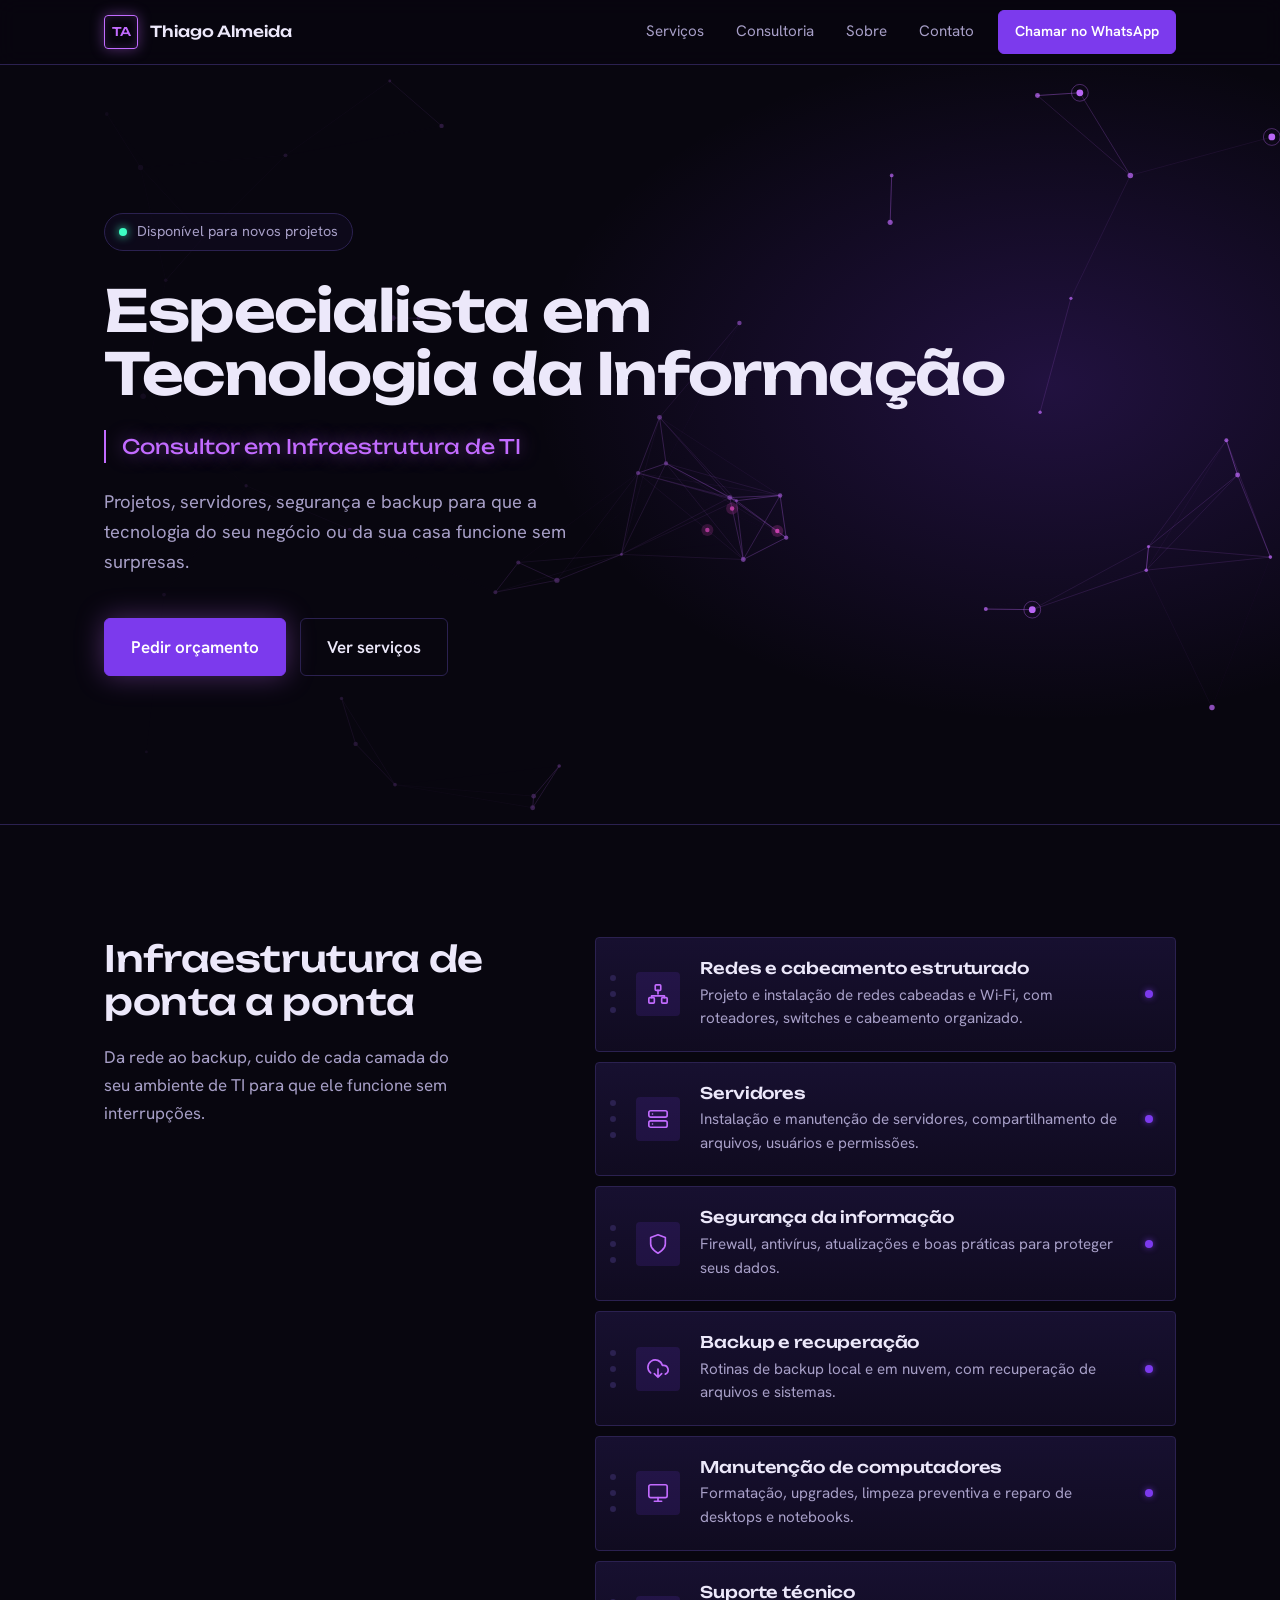
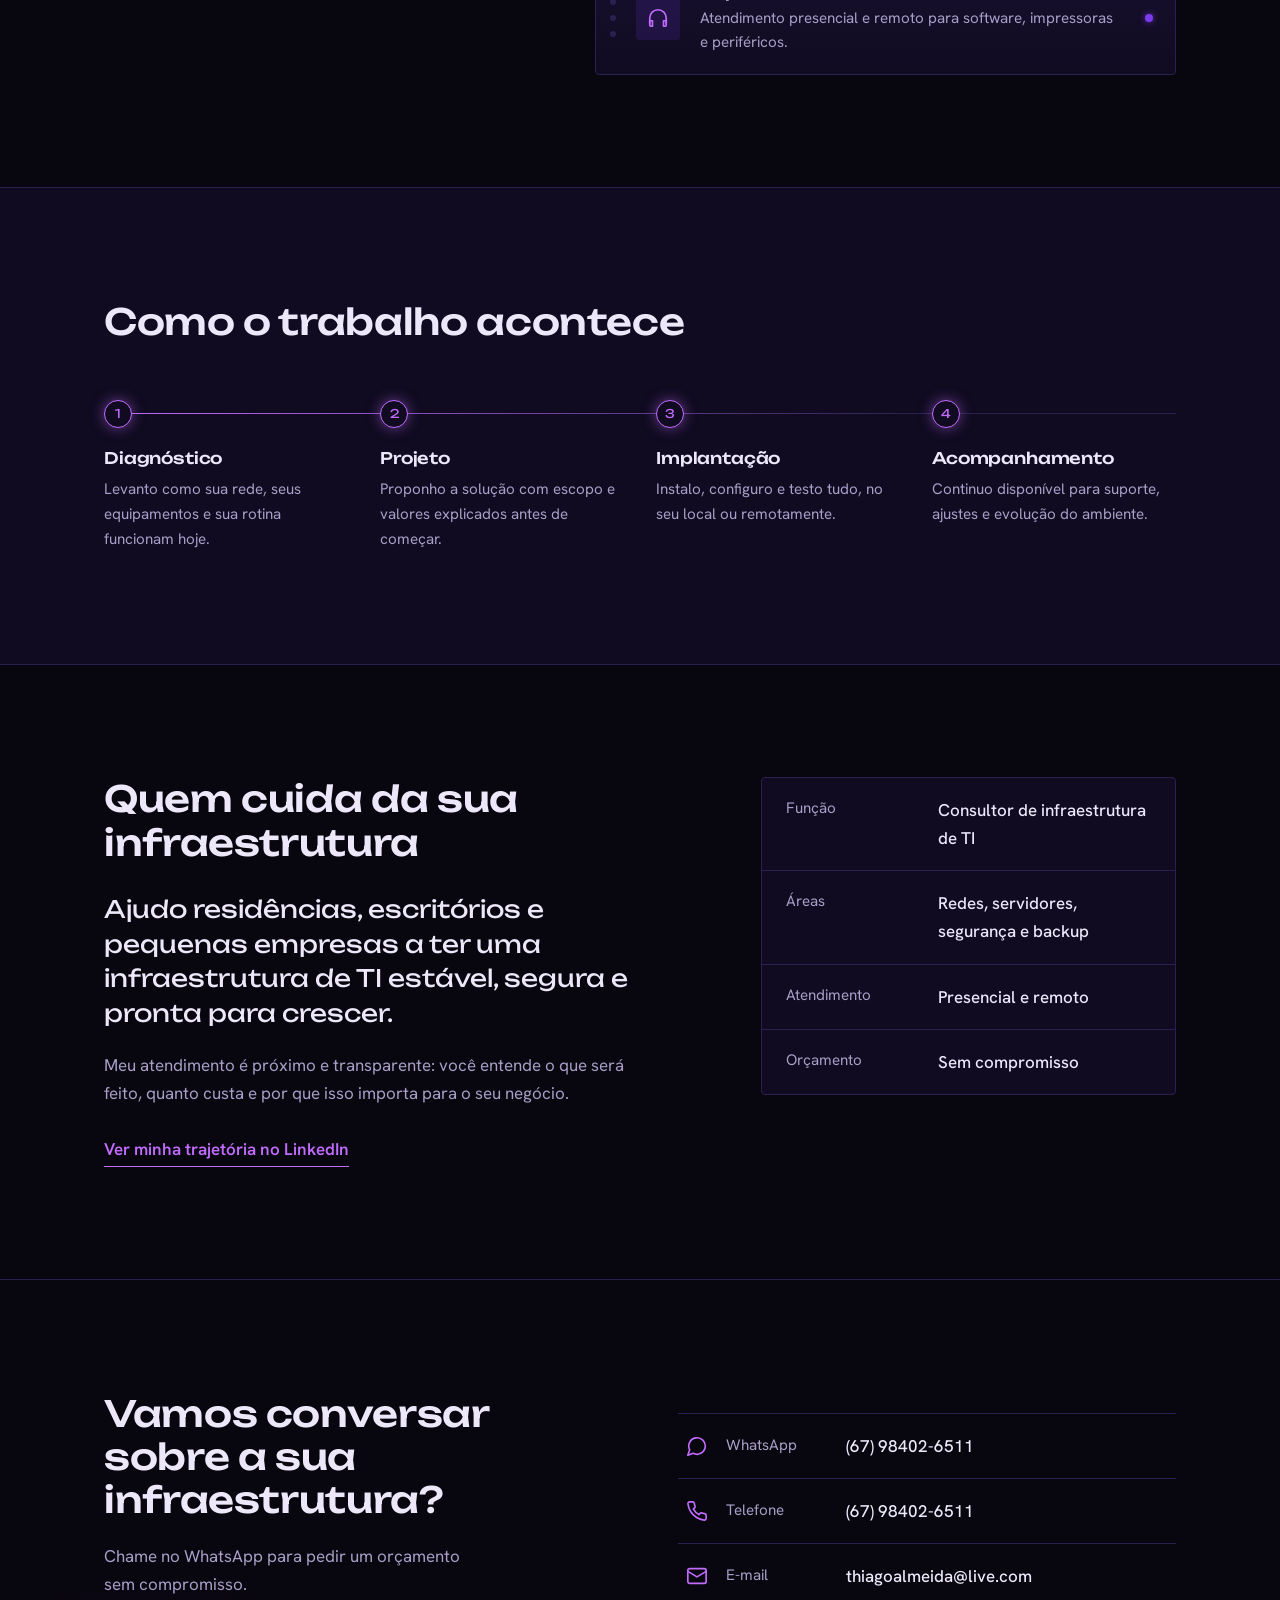
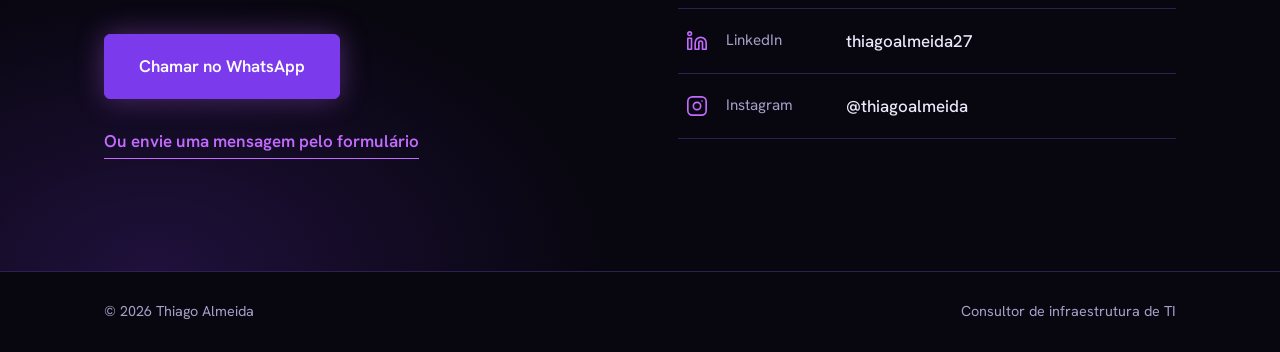
<file: index.html>
<!DOCTYPE html>
<html lang="pt-BR">
<head>
    <meta charset="UTF-8">
    <meta name="viewport" content="width=device-width, initial-scale=1.0">
    <meta name="theme-color" content="#08060f">
    <title>Thiago Almeida | Consultor de Infraestrutura de TI</title>
    <meta name="description" content="Thiago Almeida, especialista em tecnologia da informação e consultor de infraestrutura de TI. Redes, servidores, segurança e backup.">
    <link rel="preconnect" href="https://fonts.googleapis.com">
    <link rel="preconnect" href="https://fonts.gstatic.com" crossorigin>
    <link href="https://fonts.googleapis.com/css2?family=Hanken+Grotesk:wght@400;500;600&family=Unbounded:wght@400;500;600&display=swap" rel="stylesheet">
    <link rel="stylesheet" href="css/style.css">
</head>
<body>

    <header class="topo">
        <div class="largura topo-barra">
            <a href="#inicio" class="marca">
                <span class="marca-sigla">TA</span>
                <span>Thiago Almeida</span>
            </a>
            <nav class="menu" aria-label="Principal">
                <a href="#servicos">Serviços</a>
                <a href="#metodo">Consultoria</a>
                <a href="#sobre">Sobre</a>
                <a href="contato.html">Contato</a>
            </nav>
            <a class="btn btn-pequeno" href="https://wa.me/5567984026511?text=Ol%C3%A1%2C%20Thiago!%20Vi%20seu%20site%20e%20gostaria%20de%20conversar%20sobre%20infraestrutura%20de%20TI." target="_blank" rel="noopener">Chamar no WhatsApp</a>
        </div>
    </header>

    <main>
        <section class="hero" id="inicio">
            <canvas id="rede" aria-hidden="true"></canvas>
            <div class="largura hero-conteudo">
                <p class="hero-status"><span class="ponto" aria-hidden="true"></span>Disponível para novos projetos</p>
                <h1>Especialista em Tecnologia da Informação</h1>
                <p class="hero-cargo">Consultor em Infraestrutura de TI</p>
                <p class="hero-texto">Projetos, servidores, segurança e backup para que a tecnologia do seu negócio ou da sua casa funcione sem surpresas.</p>
                <div class="hero-acoes">
                    <a class="btn" href="https://wa.me/5567984026511?text=Ol%C3%A1%2C%20Thiago!%20Vi%20seu%20site%20e%20gostaria%20de%20pedir%20um%20or%C3%A7amento." target="_blank" rel="noopener">Pedir orçamento</a>
                    <a class="btn btn-contorno" href="#servicos">Ver serviços</a>
                </div>
            </div>
        </section>

        <section class="secao" id="servicos">
            <div class="largura servicos-grade">
                <div class="servicos-intro">
                    <h2>Infraestrutura de ponta a ponta</h2>
                    <p>Da rede ao backup, cuido de cada camada do seu ambiente de TI para que ele funcione sem interrupções.</p>
                </div>

                <ul class="rack">
                    <li class="unidade">
                        <span class="unidade-icone">
                            <svg viewBox="0 0 24 24" fill="none" stroke="currentColor" stroke-width="1.8" stroke-linecap="round" stroke-linejoin="round" aria-hidden="true"><rect x="9" y="2" width="6" height="6" rx="1"/><rect x="2" y="16" width="6" height="6" rx="1"/><rect x="16" y="16" width="6" height="6" rx="1"/><path d="M12 8v4M5 16v-2h14v2"/></svg>
                        </span>
                        <div>
                            <h3>Redes e cabeamento estruturado</h3>
                            <p>Projeto e instalação de redes cabeadas e Wi-Fi, com roteadores, switches e cabeamento organizado.</p>
                        </div>
                        <span class="led" aria-hidden="true"></span>
                    </li>
                    <li class="unidade">
                        <span class="unidade-icone">
                            <svg viewBox="0 0 24 24" fill="none" stroke="currentColor" stroke-width="1.8" stroke-linecap="round" stroke-linejoin="round" aria-hidden="true"><rect x="2" y="3" width="20" height="7" rx="2"/><rect x="2" y="14" width="20" height="7" rx="2"/><path d="M6 6.5h.01M6 17.5h.01"/></svg>
                        </span>
                        <div>
                            <h3>Servidores</h3>
                            <p>Instalação e manutenção de servidores, compartilhamento de arquivos, usuários e permissões.</p>
                        </div>
                        <span class="led" aria-hidden="true"></span>
                    </li>
                    <li class="unidade">
                        <span class="unidade-icone">
                            <svg viewBox="0 0 24 24" fill="none" stroke="currentColor" stroke-width="1.8" stroke-linecap="round" stroke-linejoin="round" aria-hidden="true"><path d="M12 22s8-4 8-10V5l-8-3-8 3v7c0 6 8 10 8 10z"/></svg>
                        </span>
                        <div>
                            <h3>Segurança da informação</h3>
                            <p>Firewall, antivírus, atualizações e boas práticas para proteger seus dados.</p>
                        </div>
                        <span class="led" aria-hidden="true"></span>
                    </li>
                    <li class="unidade">
                        <span class="unidade-icone">
                            <svg viewBox="0 0 24 24" fill="none" stroke="currentColor" stroke-width="1.8" stroke-linecap="round" stroke-linejoin="round" aria-hidden="true"><path d="M20 17.6A5 5 0 0 0 18 8h-1.26A8 8 0 1 0 4 16.3"/><path d="M12 12v9M8 17l4 4 4-4"/></svg>
                        </span>
                        <div>
                            <h3>Backup e recuperação</h3>
                            <p>Rotinas de backup local e em nuvem, com recuperação de arquivos e sistemas.</p>
                        </div>
                        <span class="led" aria-hidden="true"></span>
                    </li>
                    <li class="unidade">
                        <span class="unidade-icone">
                            <svg viewBox="0 0 24 24" fill="none" stroke="currentColor" stroke-width="1.8" stroke-linecap="round" stroke-linejoin="round" aria-hidden="true"><rect x="2" y="3" width="20" height="14" rx="2"/><path d="M8 21h8M12 17v4"/></svg>
                        </span>
                        <div>
                            <h3>Manutenção de computadores</h3>
                            <p>Formatação, upgrades, limpeza preventiva e reparo de desktops e notebooks.</p>
                        </div>
                        <span class="led" aria-hidden="true"></span>
                    </li>
                    <li class="unidade">
                        <span class="unidade-icone">
                            <svg viewBox="0 0 24 24" fill="none" stroke="currentColor" stroke-width="1.8" stroke-linecap="round" stroke-linejoin="round" aria-hidden="true"><path d="M3 18v-6a9 9 0 0 1 18 0v6"/><path d="M21 19a2 2 0 0 1-2 2h-1v-6h3zM3 19a2 2 0 0 0 2 2h1v-6H3z"/></svg>
                        </span>
                        <div>
                            <h3>Suporte técnico</h3>
                            <p>Atendimento presencial e remoto para software, impressoras e periféricos.</p>
                        </div>
                        <span class="led" aria-hidden="true"></span>
                    </li>
                </ul>
            </div>
        </section>

        <section class="secao secao-faixa" id="metodo">
            <div class="largura">
                <h2>Como o trabalho acontece</h2>
                <ol class="trilha">
                    <li class="passo">
                        <h3>Diagnóstico</h3>
                        <p>Levanto como sua rede, seus equipamentos e sua rotina funcionam hoje.</p>
                    </li>
                    <li class="passo">
                        <h3>Projeto</h3>
                        <p>Proponho a solução com escopo e valores explicados antes de começar.</p>
                    </li>
                    <li class="passo">
                        <h3>Implantação</h3>
                        <p>Instalo, configuro e testo tudo, no seu local ou remotamente.</p>
                    </li>
                    <li class="passo">
                        <h3>Acompanhamento</h3>
                        <p>Continuo disponível para suporte, ajustes e evolução do ambiente.</p>
                    </li>
                </ol>
            </div>
        </section>

        <section class="secao" id="sobre">
            <div class="largura sobre-grade">
                <div class="sobre-texto">
                    <h2>Quem cuida da sua infraestrutura</h2>
                    <p class="sobre-destaque">Ajudo residências, escritórios e pequenas empresas a ter uma infraestrutura de TI estável, segura e pronta para crescer.</p>
                    <p>Meu atendimento é próximo e transparente: você entende o que será feito, quanto custa e por que isso importa para o seu negócio.</p>
                    <a class="link-seta" href="https://www.linkedin.com/in/thiagoalmeida27/" target="_blank" rel="noopener">Ver minha trajetória no LinkedIn</a>
                </div>

                <dl class="ficha">
                    <div class="ficha-linha">
                        <dt>Função</dt>
                        <dd>Consultor de infraestrutura de TI</dd>
                    </div>
                    <div class="ficha-linha">
                        <dt>Áreas</dt>
                        <dd>Redes, servidores, segurança e backup</dd>
                    </div>
                    <div class="ficha-linha">
                        <dt>Atendimento</dt>
                        <dd>Presencial e remoto</dd>
                    </div>
                    <div class="ficha-linha">
                        <dt>Orçamento</dt>
                        <dd>Sem compromisso</dd>
                    </div>
                </dl>
            </div>
        </section>

        <section class="secao secao-contato" id="contato">
            <div class="largura contato-grade">
                <div>
                    <h2>Vamos conversar sobre a sua infraestrutura?</h2>
                    <p class="contato-texto">Chame no WhatsApp para pedir um orçamento sem compromisso.</p>
                    <a class="btn btn-grande" href="https://wa.me/5567984026511?text=Ol%C3%A1%2C%20Thiago!%20Vi%20seu%20site%20e%20gostaria%20de%20conversar%20sobre%20infraestrutura%20de%20TI." target="_blank" rel="noopener">Chamar no WhatsApp</a>
                    <a class="link-seta" href="contato.html">Ou envie uma mensagem pelo formulário</a>
                </div>

                <ul class="canais">
                    <li>
                        <a href="https://wa.me/5567984026511" target="_blank" rel="noopener">
                            <svg viewBox="0 0 24 24" fill="none" stroke="currentColor" stroke-width="1.8" stroke-linecap="round" stroke-linejoin="round" aria-hidden="true"><path d="M7.9 20A9 9 0 1 0 4 16.1L2 22Z"/></svg>
                            <span class="canal-nome">WhatsApp</span>
                            <span class="canal-valor">(67) 98402-6511</span>
                        </a>
                    </li>
                    <li>
                        <a href="tel:+5567984026511">
                            <svg viewBox="0 0 24 24" fill="none" stroke="currentColor" stroke-width="1.8" stroke-linecap="round" stroke-linejoin="round" aria-hidden="true"><path d="M22 16.92v3a2 2 0 0 1-2.18 2 19.8 19.8 0 0 1-8.63-3.07 19.5 19.5 0 0 1-6-6 19.8 19.8 0 0 1-3.07-8.67A2 2 0 0 1 4.11 2h3a2 2 0 0 1 2 1.72c.13.96.36 1.9.7 2.81a2 2 0 0 1-.45 2.11L8.09 9.91a16 16 0 0 0 6 6l1.27-1.27a2 2 0 0 1 2.11-.45c.91.34 1.85.57 2.81.7A2 2 0 0 1 22 16.92z"/></svg>
                            <span class="canal-nome">Telefone</span>
                            <span class="canal-valor">(67) 98402-6511</span>
                        </a>
                    </li>
                    <li>
                        <a href="mailto:thiagoalmeida@live.com">
                            <svg viewBox="0 0 24 24" fill="none" stroke="currentColor" stroke-width="1.8" stroke-linecap="round" stroke-linejoin="round" aria-hidden="true"><rect x="2" y="4" width="20" height="16" rx="2"/><path d="m22 7-10 6L2 7"/></svg>
                            <span class="canal-nome">E-mail</span>
                            <span class="canal-valor">thiagoalmeida@live.com</span>
                        </a>
                    </li>
                    <li>
                        <a href="https://www.linkedin.com/in/thiagoalmeida27/" target="_blank" rel="noopener">
                            <svg viewBox="0 0 24 24" fill="none" stroke="currentColor" stroke-width="1.8" stroke-linecap="round" stroke-linejoin="round" aria-hidden="true"><path d="M16 8a6 6 0 0 1 6 6v7h-4v-7a2 2 0 0 0-4 0v7h-4v-7a6 6 0 0 1 6-6z"/><rect x="2" y="9" width="4" height="12"/><circle cx="4" cy="4" r="2"/></svg>
                            <span class="canal-nome">LinkedIn</span>
                            <span class="canal-valor">thiagoalmeida27</span>
                        </a>
                    </li>
                    <li>
                        <a href="https://instagram.com/thiagoalmeida" target="_blank" rel="noopener">
                            <svg viewBox="0 0 24 24" fill="none" stroke="currentColor" stroke-width="1.8" stroke-linecap="round" stroke-linejoin="round" aria-hidden="true"><rect x="2" y="2" width="20" height="20" rx="5"/><circle cx="12" cy="12" r="4"/><path d="M17.5 6.5h.01"/></svg>
                            <span class="canal-nome">Instagram</span>
                            <span class="canal-valor">@thiagoalmeida</span>
                        </a>
                    </li>
                </ul>
            </div>
        </section>
    </main>

    <footer class="rodape">
        <div class="largura rodape-barra">
            <span>&copy; <span id="ano"></span> Thiago Almeida</span>
            <span>Consultor de infraestrutura de TI</span>
        </div>
    </footer>

    <script src="js/script.js"></script>
</body>
</html>
</file>
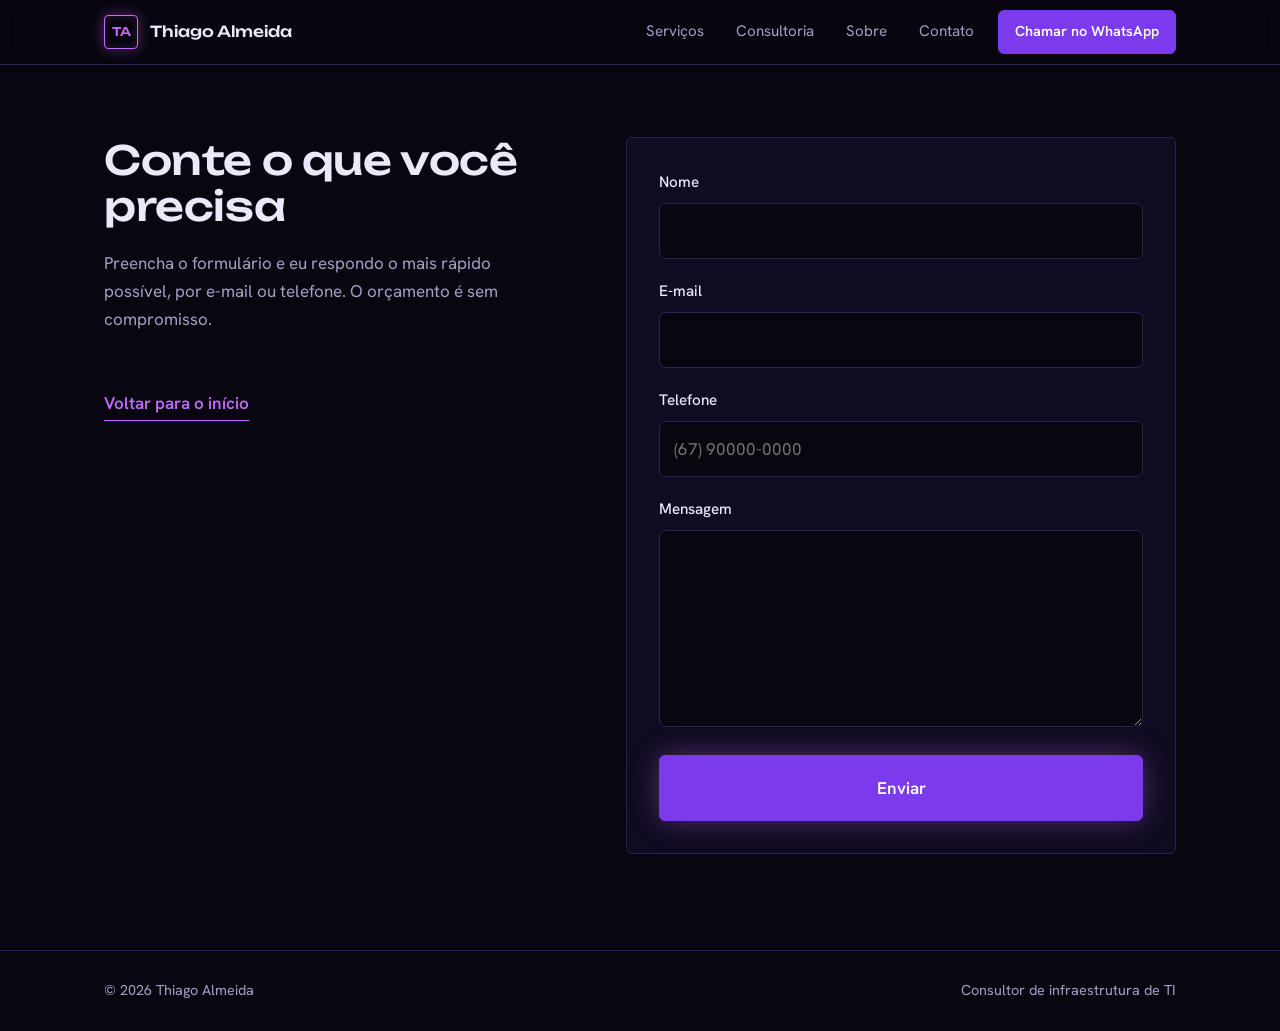
<file: contato.html>
<!DOCTYPE html>
<html lang="pt-BR">
<head>
    <meta charset="UTF-8">
    <meta name="viewport" content="width=device-width, initial-scale=1.0">
    <meta name="theme-color" content="#08060f">
    <title>Fale comigo | Thiago Almeida</title>
    <meta name="description" content="Envie uma mensagem para Thiago Almeida, consultor de infraestrutura de TI. Informe nome, e-mail, telefone e conte o que você precisa.">
    <link rel="preconnect" href="https://fonts.googleapis.com">
    <link rel="preconnect" href="https://fonts.gstatic.com" crossorigin>
    <link href="https://fonts.googleapis.com/css2?family=Hanken+Grotesk:wght@400;500;600&family=Unbounded:wght@400;500;600&display=swap" rel="stylesheet">
    <link rel="stylesheet" href="css/style.css">
</head>
<body>

    <header class="topo">
        <div class="largura topo-barra">
            <a href="index.html" class="marca">
                <span class="marca-sigla">TA</span>
                <span>Thiago Almeida</span>
            </a>
            <nav class="menu" aria-label="Principal">
                <a href="index.html#servicos">Serviços</a>
                <a href="index.html#metodo">Consultoria</a>
                <a href="index.html#sobre">Sobre</a>
                <a href="contato.html" aria-current="page">Contato</a>
            </nav>
            <a class="btn btn-pequeno" href="https://wa.me/5567984026511?text=Ol%C3%A1%2C%20Thiago!%20Vi%20seu%20site%20e%20gostaria%20de%20conversar%20sobre%20infraestrutura%20de%20TI." target="_blank" rel="noopener">Chamar no WhatsApp</a>
        </div>
    </header>

    <main>
        <section class="secao pagina-contato">
            <div class="largura formulario-grade">
                <div class="formulario-intro">
                    <h1 class="titulo-pagina">Conte o que você precisa</h1>
                    <p>Preencha o formulário e eu respondo o mais rápido possível, por e-mail ou telefone. O orçamento é sem compromisso.</p>
                    <a class="link-seta" href="index.html">Voltar para o início</a>
                </div>

                <form class="formulario" id="form-contato" action="enviar.php" method="post" novalidate>
                    <div class="campo">
                        <label for="nome">Nome</label>
                        <input type="text" id="nome" name="nome" autocomplete="name" maxlength="100" required aria-describedby="erro-nome">
                        <p class="campo-erro" id="erro-nome" role="alert"></p>
                    </div>

                    <div class="campo">
                        <label for="email">E-mail</label>
                        <input type="email" id="email" name="email" autocomplete="email" maxlength="150" required aria-describedby="erro-email">
                        <p class="campo-erro" id="erro-email" role="alert"></p>
                    </div>

                    <div class="campo">
                        <label for="telefone">Telefone</label>
                        <input type="tel" id="telefone" name="telefone" autocomplete="tel" inputmode="tel" placeholder="(67) 90000-0000" maxlength="20" required aria-describedby="erro-telefone">
                        <p class="campo-erro" id="erro-telefone" role="alert"></p>
                    </div>

                    <div class="campo">
                        <label for="mensagem">Mensagem</label>
                        <textarea id="mensagem" name="mensagem" rows="6" maxlength="2000" required aria-describedby="erro-mensagem"></textarea>
                        <p class="campo-erro" id="erro-mensagem" role="alert"></p>
                    </div>

                    <div class="campo-isca" aria-hidden="true">
                        <label for="site">Não preencha este campo</label>
                        <input type="text" id="site" name="site" tabindex="-1" autocomplete="off">
                    </div>

                    <button class="btn btn-grande" type="submit" id="btn-enviar">Enviar</button>
                    <p class="form-status" id="form-status" role="status" aria-live="polite"></p>
                </form>
            </div>
        </section>
    </main>

    <footer class="rodape">
        <div class="largura rodape-barra">
            <span>&copy; <span id="ano"></span> Thiago Almeida</span>
            <span>Consultor de infraestrutura de TI</span>
        </div>
    </footer>

    <script src="js/script.js"></script>
    <script src="js/contato.js"></script>
</body>
</html>
</file>
<file: css/style.css>
:root {
    --fundo: #08060f;
    --superficie: #100b20;
    --superficie-2: #171030;
    --linha: #2b2150;
    --texto: #ece8fa;
    --texto-suave: #a79fc7;
    --roxo: #7c3aed;
    --roxo-vivo: #8b5cf6;
    --neon: #c26bff;
    --magenta: #ff4fd8;
    --sinal: #3dffc4;
    --raio: 6px;
    --fonte-titulo: "Unbounded", system-ui, sans-serif;
    --fonte-corpo: "Hanken Grotesk", system-ui, -apple-system, "Segoe UI", sans-serif;
}

*, *::before, *::after { box-sizing: border-box; margin: 0; padding: 0; }

html {
    background: var(--fundo);
    color-scheme: dark;
}

@media (prefers-reduced-motion: no-preference) {
    html { scroll-behavior: smooth; }
}

[id] { scroll-margin-top: 72px; }

body {
    font-family: var(--fonte-corpo);
    font-size: 1.0625rem;
    line-height: 1.65;
    color: var(--texto);
    background: var(--fundo);
    -webkit-font-smoothing: antialiased;
}

a { color: inherit; text-decoration: none; }

ul, ol { list-style: none; }

:focus-visible {
    outline: 2px solid var(--neon);
    outline-offset: 3px;
}

h1, h2, h3 {
    font-family: var(--fonte-titulo);
    font-weight: 500;
    letter-spacing: -0.01em;
}

h2 {
    font-size: clamp(1.5rem, 3vw, 2.25rem);
    line-height: 1.2;
    max-width: 22ch;
}

h3 { font-size: 1rem; line-height: 1.35; }

.largura {
    width: 100%;
    max-width: 1120px;
    margin: 0 auto;
    padding: 0 24px;
}

/* Botões */
.btn {
    display: inline-flex;
    align-items: center;
    justify-content: center;
    padding: 14px 26px;
    border-radius: var(--raio);
    border: 1px solid var(--roxo);
    background: var(--roxo);
    color: #fff;
    font-weight: 600;
    box-shadow: 0 0 28px rgba(194, 107, 255, 0.35);
    transition: background 0.2s, box-shadow 0.2s, border-color 0.2s;
}

.btn:hover {
    background: var(--roxo-vivo);
    border-color: var(--neon);
    box-shadow: 0 0 36px rgba(194, 107, 255, 0.6);
}

.btn-contorno {
    background: transparent;
    border-color: var(--linha);
    color: var(--texto);
    box-shadow: none;
}

.btn-contorno:hover {
    background: transparent;
    border-color: var(--neon);
    box-shadow: none;
}

.btn-pequeno { padding: 9px 16px; font-size: 0.9rem; box-shadow: none; white-space: nowrap; }

.btn-grande { padding: 18px 34px; font-size: 1.05rem; }

/* Topo */
.topo {
    position: sticky;
    top: 0;
    z-index: 20;
    background: rgba(8, 6, 15, 0.82);
    backdrop-filter: blur(10px);
    border-bottom: 1px solid var(--linha);
}

.topo-barra {
    display: flex;
    align-items: center;
    justify-content: space-between;
    gap: 24px;
    height: 64px;
}

.marca {
    display: flex;
    align-items: center;
    gap: 12px;
    font-family: var(--fonte-titulo);
    font-size: 0.95rem;
    font-weight: 500;
    white-space: nowrap;
}

.marca-sigla {
    display: grid;
    place-items: center;
    width: 34px;
    height: 34px;
    border-radius: 4px;
    border: 1px solid var(--neon);
    color: var(--neon);
    font-size: 0.75rem;
    box-shadow: 0 0 14px rgba(194, 107, 255, 0.4), inset 0 0 10px rgba(194, 107, 255, 0.18);
}

.menu { display: flex; gap: 32px; margin-left: auto; }

.menu a {
    color: var(--texto-suave);
    font-size: 0.95rem;
    transition: color 0.2s;
}

.menu a:hover { color: var(--texto); }

/* Hero */
.hero {
    position: relative;
    display: grid;
    align-items: center;
    min-height: min(86vh, 760px);
    padding: 96px 0;
    overflow: hidden;
    background: radial-gradient(52rem 34rem at 82% 42%, rgba(124, 58, 237, 0.22), transparent 62%);
    border-bottom: 1px solid var(--linha);
}

#rede {
    position: absolute;
    inset: 0;
    width: 100%;
    height: 100%;
    -webkit-mask-image: linear-gradient(90deg, transparent 0%, rgba(0, 0, 0, 0.3) 38%, #000 72%);
    mask-image: linear-gradient(90deg, transparent 0%, rgba(0, 0, 0, 0.3) 38%, #000 72%);
}

.hero-conteudo { position: relative; }

.hero-status {
    display: inline-flex;
    align-items: center;
    gap: 10px;
    padding: 6px 14px;
    margin-bottom: 28px;
    border: 1px solid var(--linha);
    border-radius: 999px;
    background: rgba(16, 11, 32, 0.7);
    color: var(--texto-suave);
    font-size: 0.9rem;
}

.ponto {
    width: 8px;
    height: 8px;
    border-radius: 50%;
    background: var(--sinal);
    box-shadow: 0 0 10px var(--sinal);
}

.hero h1 {
    max-width: 17ch;
    font-size: clamp(2rem, 4.6vw, 3.6rem);
    font-weight: 600;
    line-height: 1.1;
    letter-spacing: -0.025em;
    text-wrap: balance;
}

.hero-cargo {
    margin-top: 24px;
    padding-left: 16px;
    border-left: 2px solid var(--neon);
    font-family: var(--fonte-titulo);
    font-size: clamp(1rem, 1.8vw, 1.25rem);
    color: var(--neon);
    text-shadow: 0 0 18px rgba(194, 107, 255, 0.55);
}

.hero-texto {
    max-width: 52ch;
    margin-top: 24px;
    color: var(--texto-suave);
    font-size: 1.15rem;
}

.hero-acoes {
    display: flex;
    flex-wrap: wrap;
    gap: 14px;
    margin-top: 40px;
}

/* Seções */
.secao { padding: clamp(4rem, 9vw, 7rem) 0; }

.secao-faixa {
    background: var(--superficie);
    border-block: 1px solid var(--linha);
}

/* Serviços */
.servicos-grade {
    display: grid;
    grid-template-columns: 5fr 7fr;
    gap: clamp(2rem, 6vw, 5rem);
    align-items: start;
}

.servicos-intro {
    position: sticky;
    top: 112px;
}

.servicos-intro p {
    margin-top: 20px;
    max-width: 36ch;
    color: var(--texto-suave);
}

.rack { display: grid; gap: 10px; }

.unidade {
    position: relative;
    display: grid;
    grid-template-columns: 44px 1fr;
    gap: 20px;
    align-items: center;
    padding: 20px 56px 20px 40px;
    border: 1px solid var(--linha);
    border-radius: 4px;
    background: linear-gradient(180deg, var(--superficie-2), var(--superficie));
    transition: border-color 0.25s;
}

.unidade::before {
    content: "";
    position: absolute;
    left: 14px;
    top: 50%;
    width: 6px;
    height: 6px;
    border-radius: 50%;
    background: var(--linha);
    box-shadow: 0 -16px 0 var(--linha), 0 16px 0 var(--linha);
    transform: translateY(-50%);
}

.unidade:hover { border-color: var(--roxo-vivo); }

.unidade-icone {
    display: grid;
    place-items: center;
    width: 44px;
    height: 44px;
    border-radius: 4px;
    background: rgba(124, 58, 237, 0.14);
    color: var(--neon);
}

.unidade-icone svg { width: 22px; height: 22px; }

.unidade h3 { margin-bottom: 4px; }

.unidade p {
    color: var(--texto-suave);
    font-size: 0.95rem;
    line-height: 1.55;
}

.led {
    position: absolute;
    right: 22px;
    top: 50%;
    width: 8px;
    height: 8px;
    border-radius: 50%;
    background: var(--roxo);
    box-shadow: 0 0 6px rgba(124, 58, 237, 0.7);
    transform: translateY(-50%);
    transition: background 0.25s, box-shadow 0.25s;
}

.unidade:hover .led {
    background: var(--neon);
    box-shadow: 0 0 12px var(--neon);
}

/* Método */
.trilha {
    position: relative;
    display: grid;
    grid-template-columns: repeat(4, 1fr);
    gap: 32px;
    margin-top: 56px;
    counter-reset: passo;
}

.trilha::before {
    content: "";
    position: absolute;
    top: 13px;
    left: 0;
    right: 0;
    height: 1px;
    background: linear-gradient(90deg, var(--neon), var(--linha) 75%);
}

.passo {
    position: relative;
    padding-top: 48px;
    counter-increment: passo;
}

.passo::before {
    content: counter(passo);
    position: absolute;
    top: 0;
    left: 0;
    display: grid;
    place-items: center;
    width: 28px;
    height: 28px;
    border-radius: 50%;
    border: 1.5px solid var(--neon);
    background: var(--superficie);
    color: var(--neon);
    font-family: var(--fonte-titulo);
    font-size: 0.75rem;
    box-shadow: 0 0 14px rgba(194, 107, 255, 0.5);
}

.passo h3 { margin-bottom: 8px; }

.passo p {
    max-width: 30ch;
    color: var(--texto-suave);
    font-size: 0.95rem;
}

/* Sobre */
.sobre-grade {
    display: grid;
    grid-template-columns: 7fr 5fr;
    gap: clamp(2rem, 6vw, 5rem);
    align-items: start;
}

.sobre-texto h2 { margin-bottom: 28px; }

.sobre-destaque {
    max-width: 30ch;
    margin-bottom: 20px;
    font-family: var(--fonte-titulo);
    font-size: clamp(1.15rem, 2vw, 1.5rem);
    line-height: 1.45;
    font-weight: 400;
}

.sobre-texto p:not(.sobre-destaque) {
    max-width: 52ch;
    color: var(--texto-suave);
}

.link-seta {
    display: inline-block;
    margin-top: 28px;
    padding-bottom: 3px;
    border-bottom: 1px solid var(--neon);
    color: var(--neon);
    font-weight: 600;
    transition: color 0.2s, border-color 0.2s;
}

.link-seta:hover { color: var(--texto); border-color: var(--texto); }

.ficha {
    border: 1px solid var(--linha);
    border-radius: 4px;
    background: var(--superficie);
}

.ficha-linha {
    display: grid;
    grid-template-columns: 8.5rem 1fr;
    gap: 16px;
    padding: 18px 24px;
    border-bottom: 1px solid var(--linha);
}

.ficha-linha:last-child { border-bottom: 0; }

.ficha dt { color: var(--texto-suave); font-size: 0.95rem; }

.ficha dd { font-weight: 500; }

/* Contato */
.secao-contato {
    background: radial-gradient(44rem 28rem at 12% 100%, rgba(124, 58, 237, 0.2), transparent 65%);
    border-top: 1px solid var(--linha);
}

.contato-grade {
    display: grid;
    grid-template-columns: 6fr 6fr;
    gap: clamp(2rem, 6vw, 5rem);
    align-items: center;
}

.contato-texto {
    max-width: 38ch;
    margin: 20px 0 36px;
    color: var(--texto-suave);
}

.canais { border-top: 1px solid var(--linha); }

.canais a {
    display: grid;
    grid-template-columns: 24px 6.5rem 1fr;
    gap: 16px;
    align-items: center;
    padding: 18px 8px;
    border-bottom: 1px solid var(--linha);
    transition: background 0.2s, padding 0.2s;
}

.canais a:hover {
    padding-left: 16px;
    background: rgba(124, 58, 237, 0.1);
}

.canais svg { width: 22px; height: 22px; color: var(--neon); }

.canal-nome { color: var(--texto-suave); font-size: 0.95rem; }

.canal-valor { font-weight: 500; overflow-wrap: anywhere; }

/* Rodapé */
.rodape {
    padding: 28px 0;
    border-top: 1px solid var(--linha);
    color: var(--texto-suave);
    font-size: 0.9rem;
}

.rodape-barra {
    display: flex;
    flex-wrap: wrap;
    justify-content: space-between;
    gap: 8px 24px;
}

/* Página de contato */
.pagina-contato { padding: 72px 0 96px; }

.formulario-grade {
    display: grid;
    grid-template-columns: 1fr 1.2fr;
    gap: 64px;
    align-items: start;
}

.titulo-pagina {
    font-size: clamp(1.6rem, 3.4vw, 2.5rem);
    line-height: 1.15;
    max-width: 16ch;
}

.formulario-intro p {
    margin: 20px 0 28px;
    color: var(--texto-suave);
    max-width: 44ch;
}

.formulario {
    display: grid;
    gap: 20px;
    padding: 32px;
    background: var(--superficie);
    border: 1px solid var(--linha);
    border-radius: var(--raio);
}

.campo label {
    display: block;
    margin-bottom: 8px;
    font-weight: 500;
    font-size: 0.95rem;
}

.campo input,
.campo textarea {
    width: 100%;
    padding: 13px 14px;
    font: inherit;
    color: var(--texto);
    background: var(--fundo);
    border: 1px solid var(--linha);
    border-radius: var(--raio);
    transition: border-color 0.2s, box-shadow 0.2s;
}

.campo textarea { resize: vertical; min-height: 140px; }

.campo input:focus,
.campo textarea:focus {
    outline: none;
    border-color: var(--neon);
    box-shadow: 0 0 0 3px rgba(194, 107, 255, 0.25);
}

.campo input[aria-invalid="true"],
.campo textarea[aria-invalid="true"] { border-color: var(--magenta); }

.campo-erro {
    margin-top: 6px;
    font-size: 0.875rem;
    color: var(--magenta);
}

.campo-erro:empty { display: none; }

.campo-isca {
    position: absolute;
    left: -9999px;
    width: 1px;
    height: 1px;
    overflow: hidden;
}

.formulario .btn { width: 100%; cursor: pointer; font: inherit; font-weight: 600; }
.formulario .btn:disabled { opacity: 0.6; cursor: wait; }

.form-status { font-size: 0.95rem; }
.form-status:empty { display: none; }
.form-status.ok { color: var(--sinal); }
.form-status.erro { color: var(--magenta); }

/* Responsivo */
@media (max-width: 900px) {
    .servicos-grade,
    .sobre-grade,
    .contato-grade,
    .formulario-grade { grid-template-columns: 1fr; }
    .servicos-intro { position: static; }
    .trilha { grid-template-columns: 1fr 1fr; row-gap: 40px; }
    .trilha::before { display: none; }
}

@media (max-width: 640px) {
    .menu { display: none; }
    .topo-barra { justify-content: space-between; }
    .hero { padding: 64px 0 72px; }
    .largura { padding: 0 16px; }
    .trilha {
        grid-template-columns: 1fr;
        gap: 0;
    }
    .trilha::before {
        display: block;
        top: 14px;
        bottom: 14px;
        left: 13px;
        right: auto;
        width: 1px;
        height: auto;
        background: linear-gradient(180deg, var(--neon), var(--linha));
    }
    .passo { padding: 0 0 32px 52px; }
    .passo:last-child { padding-bottom: 0; }
    .ficha-linha { grid-template-columns: 1fr; gap: 2px; }
    .canais a { grid-template-columns: 24px 1fr; }
    .canal-nome { grid-column: 2; }
    .canal-valor { grid-column: 2; }
    .btn-grande { width: 100%; }
    .pagina-contato { padding: 48px 0 64px; }
    .formulario { padding: 20px; }
}
</file>
